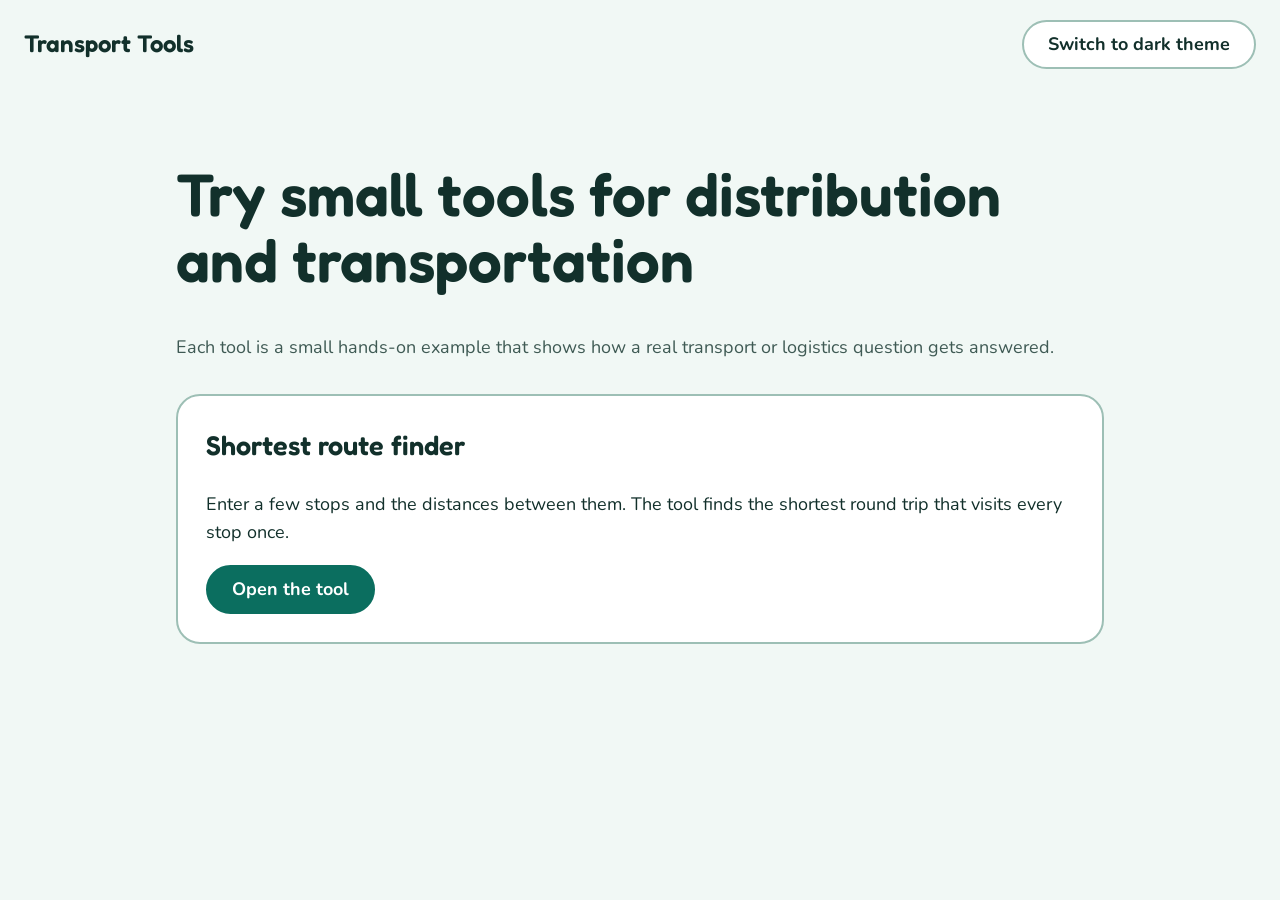
<file: index.html>
<!doctype html>
<html lang="en" data-theme="light">
<head>
  <meta charset="utf-8">
  <meta name="viewport" content="width=device-width, initial-scale=1">
  <title>Transport Tools Portal</title>
  <link rel="stylesheet" href="css/style.css">
  <script src="js/theme.js"></script>
</head>
<body>
  <header class="site-header">
    <a class="brand" href="index.html">Transport Tools</a>
    <button type="button" id="theme-toggle" class="secondary" aria-pressed="false">Switch to dark theme</button>
  </header>

  <main>
    <h1>Try small tools for distribution and transportation</h1>
    <p class="muted">Each tool is a small hands-on example that shows how a real transport or logistics question gets answered.</p>

    <div class="card-grid">
      <article class="card">
        <h2>Shortest route finder</h2>
        <p>Enter a few stops and the distances between them. The tool finds the shortest round trip that visits every stop once.</p>
        <a class="button" href="tool-1.html">Open the tool</a>
      </article>
    </div>
  </main>
</body>
</html>
</file>
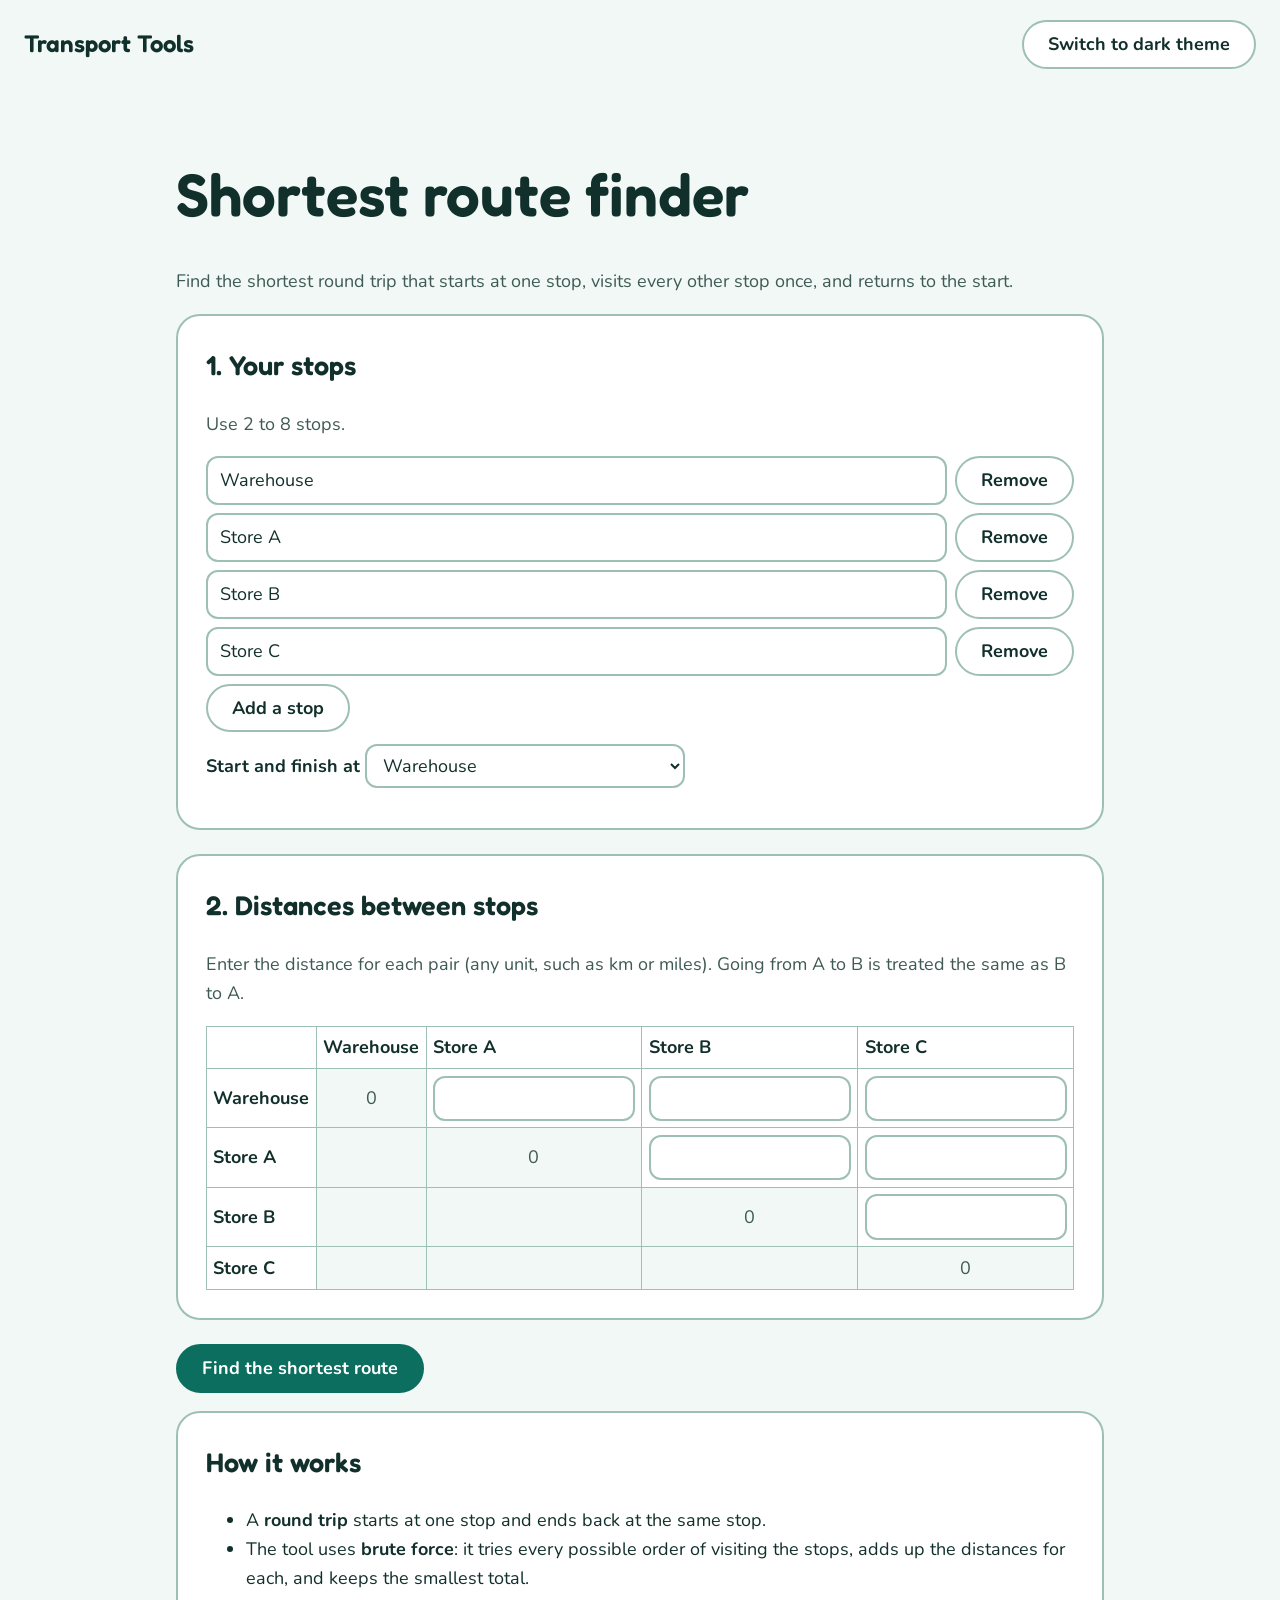
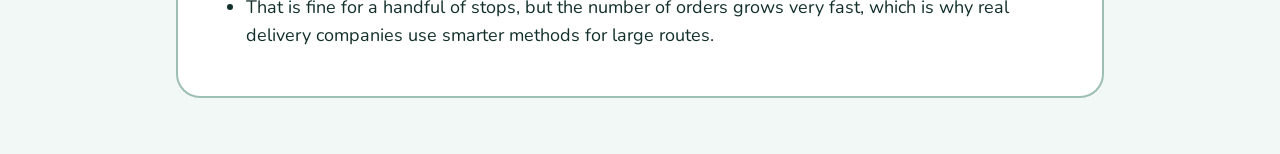
<file: tool-1.html>
<!doctype html>
<html lang="en" data-theme="light">
<head>
  <meta charset="utf-8">
  <meta name="viewport" content="width=device-width, initial-scale=1">
  <title>Shortest Route Finder</title>
  <link rel="stylesheet" href="css/style.css">
  <script src="js/theme.js"></script>
</head>
<body>
  <header class="site-header">
    <a class="brand" href="index.html">Transport Tools</a>
    <button type="button" id="theme-toggle" class="secondary" aria-pressed="false">Switch to dark theme</button>
  </header>

  <main>
    <h1>Shortest route finder</h1>
    <p class="muted">Find the shortest round trip that starts at one stop, visits every other stop once, and returns to the start.</p>

    <section class="panel">
      <h2>1. Your stops</h2>
      <p class="muted">Use 2 to 8 stops.</p>
      <div id="stops"></div>
      <button type="button" id="add-stop" class="secondary">Add a stop</button>
      <div class="field">
        <label for="start">Start and finish at</label>
        <select id="start"></select>
      </div>
    </section>

    <section class="panel">
      <h2>2. Distances between stops</h2>
      <p class="muted">Enter the distance for each pair (any unit, such as km or miles). Going from A to B is treated the same as B to A.</p>
      <div class="table-scroll" id="matrix"></div>
    </section>

    <p><button type="button" id="calculate">Find the shortest route</button></p>
    <p id="error" class="error" role="alert"></p>
    <div id="output" aria-live="polite"></div>

    <section class="panel">
      <h2>How it works</h2>
      <ul>
        <li>A <strong>round trip</strong> starts at one stop and ends back at the same stop.</li>
        <li>The tool uses <strong>brute force</strong>: it tries every possible order of visiting the stops, adds up the distances for each, and keeps the smallest total.</li>
        <li>That is fine for a handful of stops, but the number of orders grows very fast, which is why real delivery companies use smarter methods for large routes.</li>
      </ul>
    </section>
  </main>

  <script src="js/route-finder.js"></script>
</body>
</html>
</file>
<file: css/style.css>
/* Design direction: "Open Road". Fonts load here so every page gets them. */
@import url("https://fonts.googleapis.com/css2?family=Fredoka:wght@500;600&family=Nunito:wght@400;600;700&display=swap");

/* Colors live in variables so the light and dark themes share one stylesheet. */
:root {
  --bg: #f1f8f5;
  --surface: #ffffff;
  --text: #12302b;
  --muted: #3f5a54;
  --border: #9dbfb5;
  --accent: #0b6e5f;
  --accent-text: #ffffff;
  --sun: #ffd23f;
  --danger: #b00020;
  --good-bg: #dff1ea;
  --focus: #0b6e5f;

  --font-heading: "Fredoka", system-ui, sans-serif;
  --font-body: "Nunito", system-ui, -apple-system, "Segoe UI", Roboto, sans-serif;

  --radius-card: 24px;
  --radius-field: 12px;
  --radius-pill: 999px;
}

:root[data-theme="dark"] {
  --bg: #0c1f1c;
  --surface: #13302b;
  --text: #eaf7f3;
  --muted: #a7c9c0;
  --border: #4c7a6f;
  --accent: #5fd3bc;
  --accent-text: #06201b;
  --sun: #e0b22a;
  --danger: #ff8a9b;
  --good-bg: #1b4a3f;
  --focus: #5fd3bc;
}

* { box-sizing: border-box; }

body {
  margin: 0;
  background: var(--bg);
  color: var(--text);
  font: 1.125rem/1.6 var(--font-body);
}

h1, h2, h3 { font-family: var(--font-heading); font-weight: 600; }

a { color: var(--accent); }

:focus-visible { outline: 3px solid var(--focus); outline-offset: 2px; }

.site-header {
  display: flex;
  flex-wrap: wrap;
  align-items: center;
  justify-content: space-between;
  gap: 0.5rem 1rem;
  padding: 1.25rem 1.5rem;
  background: var(--bg);
}

.site-header .brand {
  font-family: var(--font-heading);
  font-weight: 600;
  font-size: 1.5rem;
  color: var(--text);
  text-decoration: none;
}

main { max-width: 62rem; margin: 0 auto; padding: 1.5rem; }

h1 { line-height: 1.1; font-size: clamp(2.25rem, 6vw, 3.75rem); }
.muted { color: var(--muted); }

button, .button {
  min-height: 48px;
  padding: 0.5rem 1.5rem;
  border: 2px solid var(--accent);
  border-radius: var(--radius-pill);
  background: var(--accent);
  color: var(--accent-text);
  font: inherit;
  font-weight: 700;
  cursor: pointer;
  text-decoration: none;
  display: inline-flex;
  align-items: center;
}

button.secondary { background: var(--surface); color: var(--text); border-color: var(--border); }

input, select {
  min-height: 44px;
  width: 100%;
  padding: 0.4rem 0.75rem;
  border: 2px solid var(--border);
  border-radius: var(--radius-field);
  background: var(--surface);
  color: var(--text);
  font: inherit;
}

label { font-weight: 700; }

.card-grid {
  display: grid;
  grid-template-columns: repeat(auto-fit, minmax(17rem, 1fr));
  gap: 1.5rem;
  margin-top: 2rem;
}

.card, .panel {
  padding: 1.75rem;
  background: var(--surface);
  border: 2px solid var(--border);
  border-radius: var(--radius-card);
}

.card h2 { margin-top: 0; }

.panel { margin-bottom: 1.5rem; }
.panel h2 { margin-top: 0; }

.stop-row { display: flex; gap: 0.5rem; margin-bottom: 0.5rem; }
.stop-row input { flex: 1; }
.stop-row button { flex: none; }

.field { margin: 0.75rem 0; }
.field select { max-width: 20rem; }

.table-scroll { overflow-x: auto; }

table { border-collapse: collapse; width: 100%; }
th, td { padding: 0.4rem; border: 1px solid var(--border); text-align: left; }
td input { min-width: 5rem; }
td.na { background: var(--bg); color: var(--muted); text-align: center; }

.error { color: var(--danger); font-weight: 700; }

.result { padding: 1.5rem; margin-bottom: 1.5rem; background: var(--good-bg); border-radius: var(--radius-card); }
.result .route { font-size: 1.15rem; font-weight: 700; overflow-wrap: anywhere; }

@media (min-width: 48rem) {
  main { padding: 2rem; }
}
</file>
